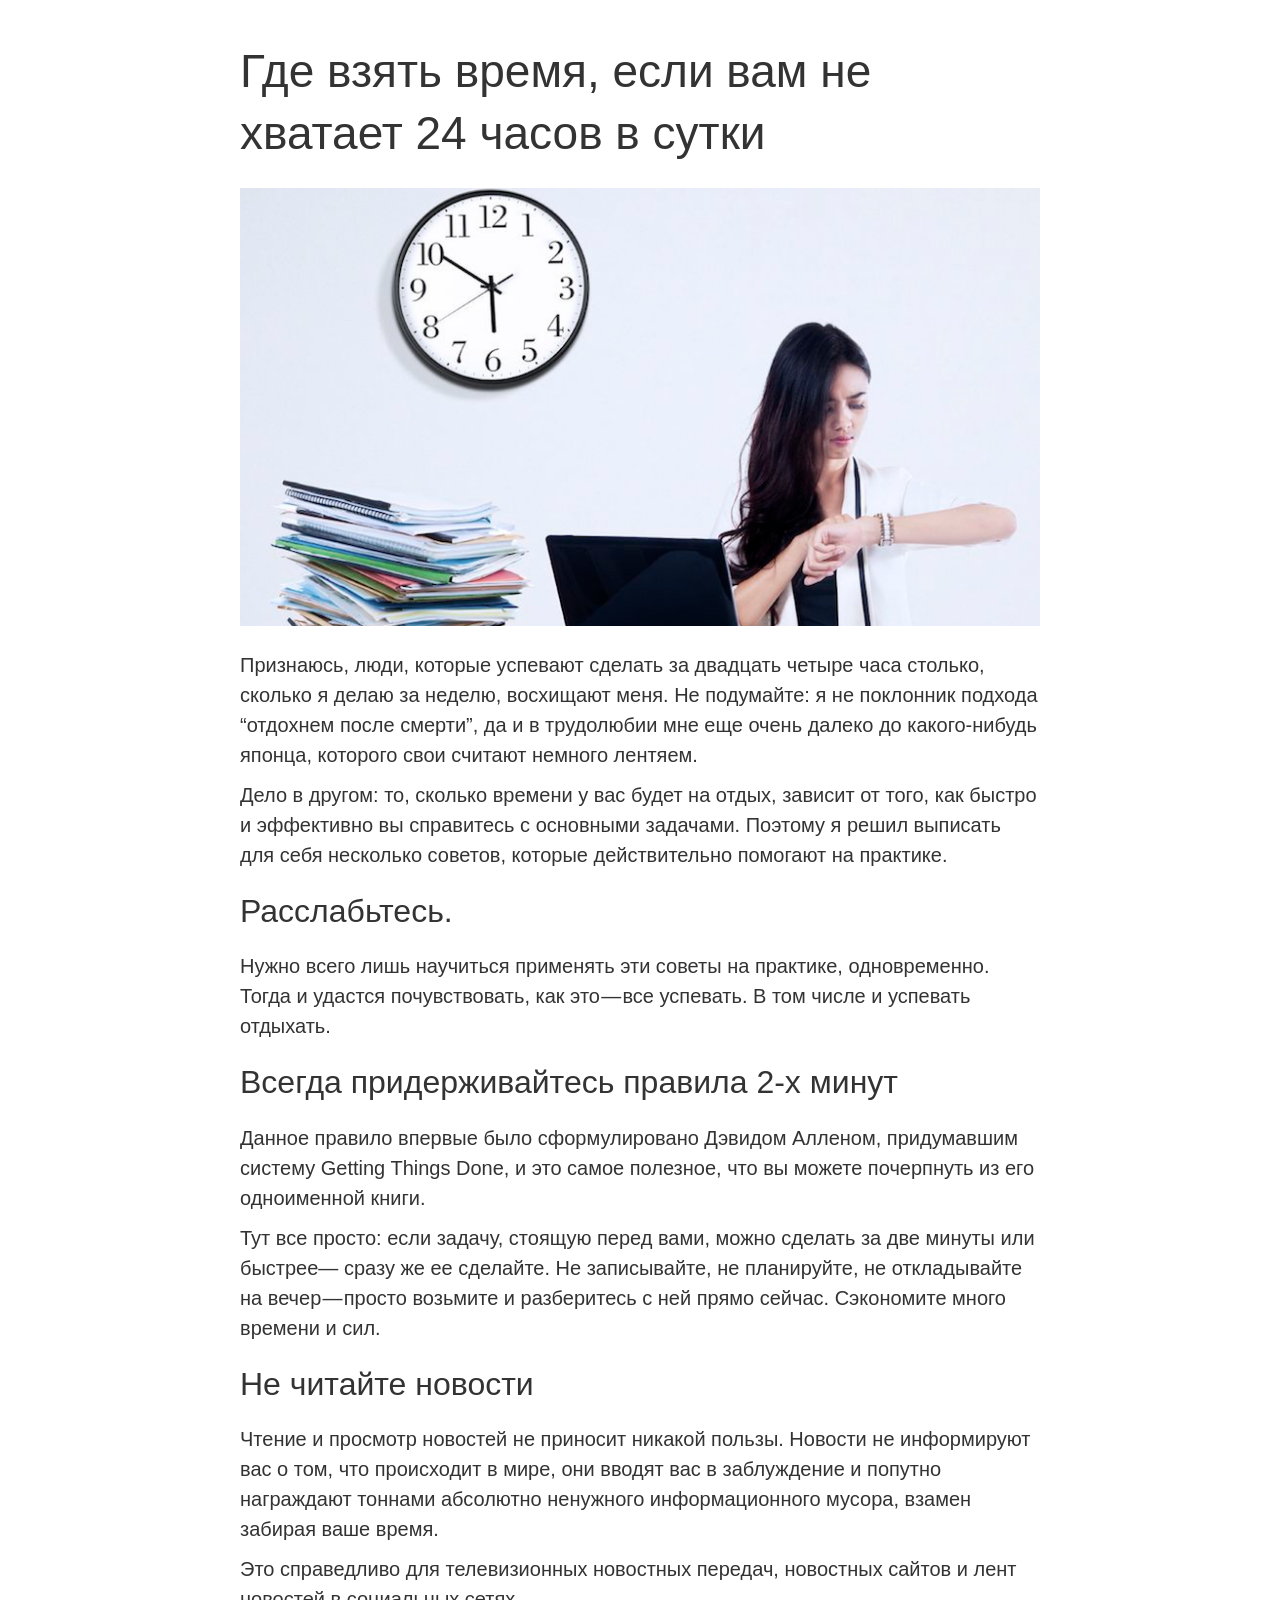
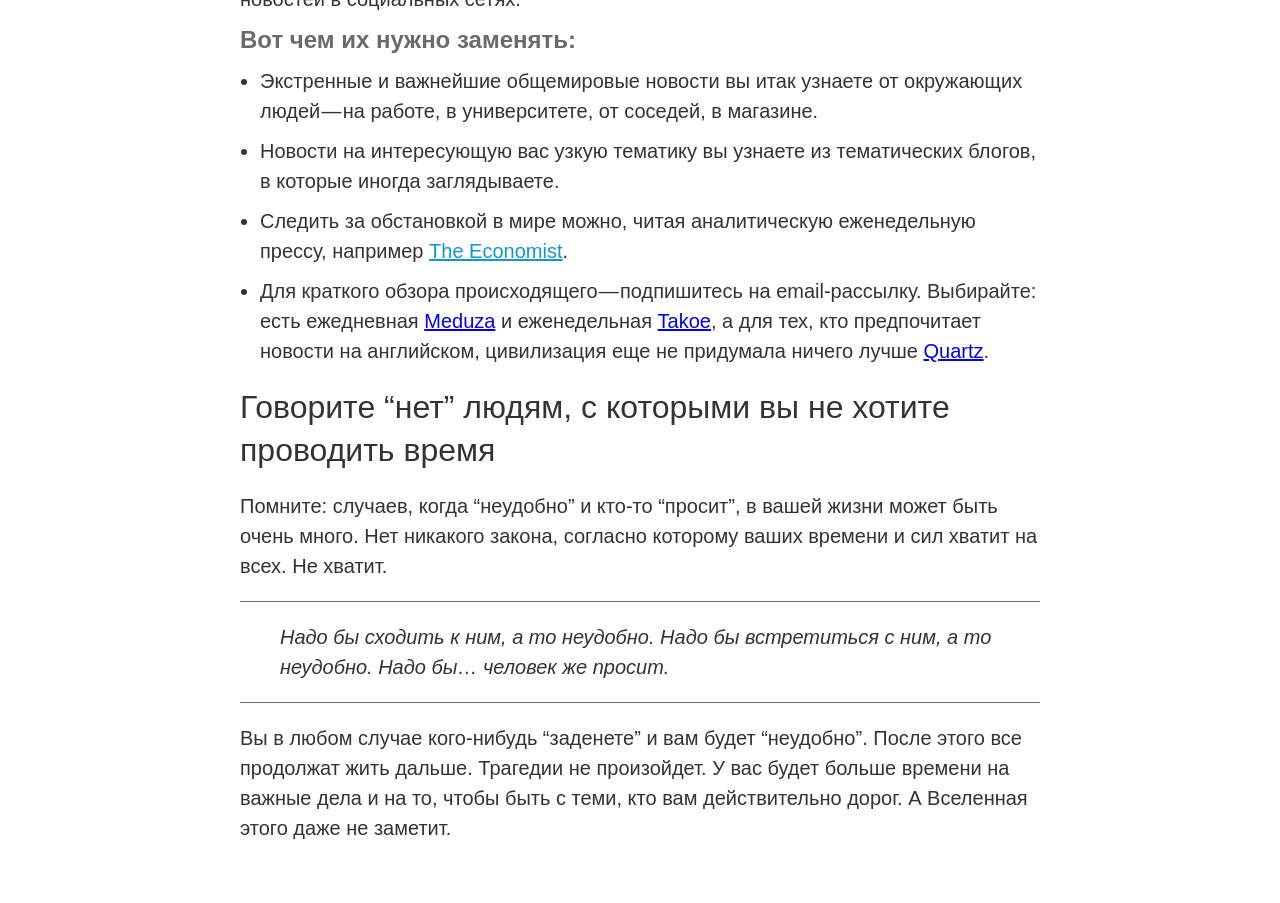
<file: 2 task/index.html>
<!DOCTYPE html>
<html>
    <head>
        <meta charset="utf-8">
        <title>Где взять время, если вам не хватает 24 часов в сутки</title>
        <link href="css/style.css" rel="stylesheet">
    </head>
    <body class="article_wrapper">
        <div class="text_section">
            <h1 class="main_title">Где взять время, если вам не хватает 24 часов в сутки</h1>
            <img src="images/work.png" alt="Работа и время" class="article_photo">
            <p class="text">
                Признаюсь, люди, которые успевают сделать за двадцать четыре часа столько, сколько я делаю за неделю, восхищают меня. Не подумайте: я не поклонник подхода “отдохнем после смерти”, да и в трудолюбии мне еще очень далеко до какого-нибудь японца, которого свои считают немного лентяем.
            </p>
            <p class="text">
                Дело в другом: то, сколько времени у вас будет на отдых, зависит от того, как быстро и эффективно вы справитесь с основными задачами. Поэтому я решил выписать для себя несколько советов, которые действительно помогают на практике.
            </p>
        </div>

        <div class="text_section">
            <h2 class="paragraph_title">Расслабьтесь.</h2>
            <p class="text">
                Нужно всего лишь научиться применять эти советы на практике, одновременно. Тогда и удастся почувствовать, как это — все успевать. В том числе и успевать отдыхать.
            </p>
        </div>

        <div class="text_section">
            <h2 class="paragraph_title">Всегда придерживайтесь правила 2-х минут</h2>
            <p class="text">
                Данное правило впервые было сформулировано Дэвидом Алленом, придумавшим систему Getting Things Done, и это самое полезное, что вы можете почерпнуть из его одноименной книги.
            </p>
            <p class="text">
                Тут все просто: если задачу, стоящую перед вами, можно сделать за две минуты или быстрее— сразу же ее сделайте. Не записывайте, не планируйте, не откладывайте на вечер — просто возьмите и разберитесь с ней прямо сейчас. Сэкономите много времени и сил.
            </p>
        </div>

        <div class="text_section">
            <h2 class="paragraph_title">Не читайте новости</h2>
            <p class="text">
                Чтение и просмотр новостей не приносит никакой пользы. Новости не информируют вас о том, что происходит в мире, они вводят вас в заблуждение и попутно награждают тоннами абсолютно ненужного информационного мусора, взамен забирая ваше время.
            </p>
            <p class="text">
                Это справедливо для телевизионных новостных передач, новостных сайтов и лент новостей в социальных сетях.
            </p>
            
            <h3 class="list_title">Вот чем их нужно заменять:</h3>
            <ul class="list">
                <li class="list_item">
                    Экстренные и важнейшие общемировые новости вы итак узнаете от окружающих людей — на работе, в университете, от соседей, в магазине.
                </li>
                <li class="list_item">
                    Новости на интересующую вас узкую тематику вы узнаете из тематических блогов, в которые иногда заглядываете.
                </li>
                <li class="list_item">
                    Следить за обстановкой в мире можно, читая аналитическую еженедельную прессу, например <a href="https://www.economist.com/" class="link">The Economist</a>.
                </li>
                <li class="list_item">
                    Для краткого обзора происходящего — подпишитесь на email-рассылку. Выбирайте: есть ежедневная <a href="https://meduza.io/">Meduza</a> и еженедельная <a href="http://takoe.co/">Takoe</a>, а для тех, кто предпочитает новости на английском, цивилизация еще не придумала ничего лучше <a href="https://qz.com/emails/daily-brief/">Quartz</a>.
                </li>
            </ul>
        </div>

        <div class="text_section">
            <h2 class="paragraph_title">Говорите “нет” людям, с которыми вы не хотите проводить время</h2>
            <p class="text">
                Помните: случаев, когда “неудобно” и кто-то “просит”, в вашей жизни может быть очень много. Нет никакого закона, согласно которому ваших времени и сил хватит на всех. Не хватит.
            </p>
            <blockquote class="quote">
                Надо бы сходить к ним, а то неудобно. Надо бы встретиться с ним, а то неудобно. Надо бы… человек же просит.
            </blockquote>
            <p class="text">
                Вы в любом случае кого-нибудь “заденете” и вам будет “неудобно”. После этого все продолжат жить дальше. Трагедии не произойдет. У вас будет больше времени на важные дела и на то, чтобы быть с теми, кто вам действительно дорог. А Вселенная этого даже не заметит.
            </p>
        </div>
    </body>
</html>
</file>
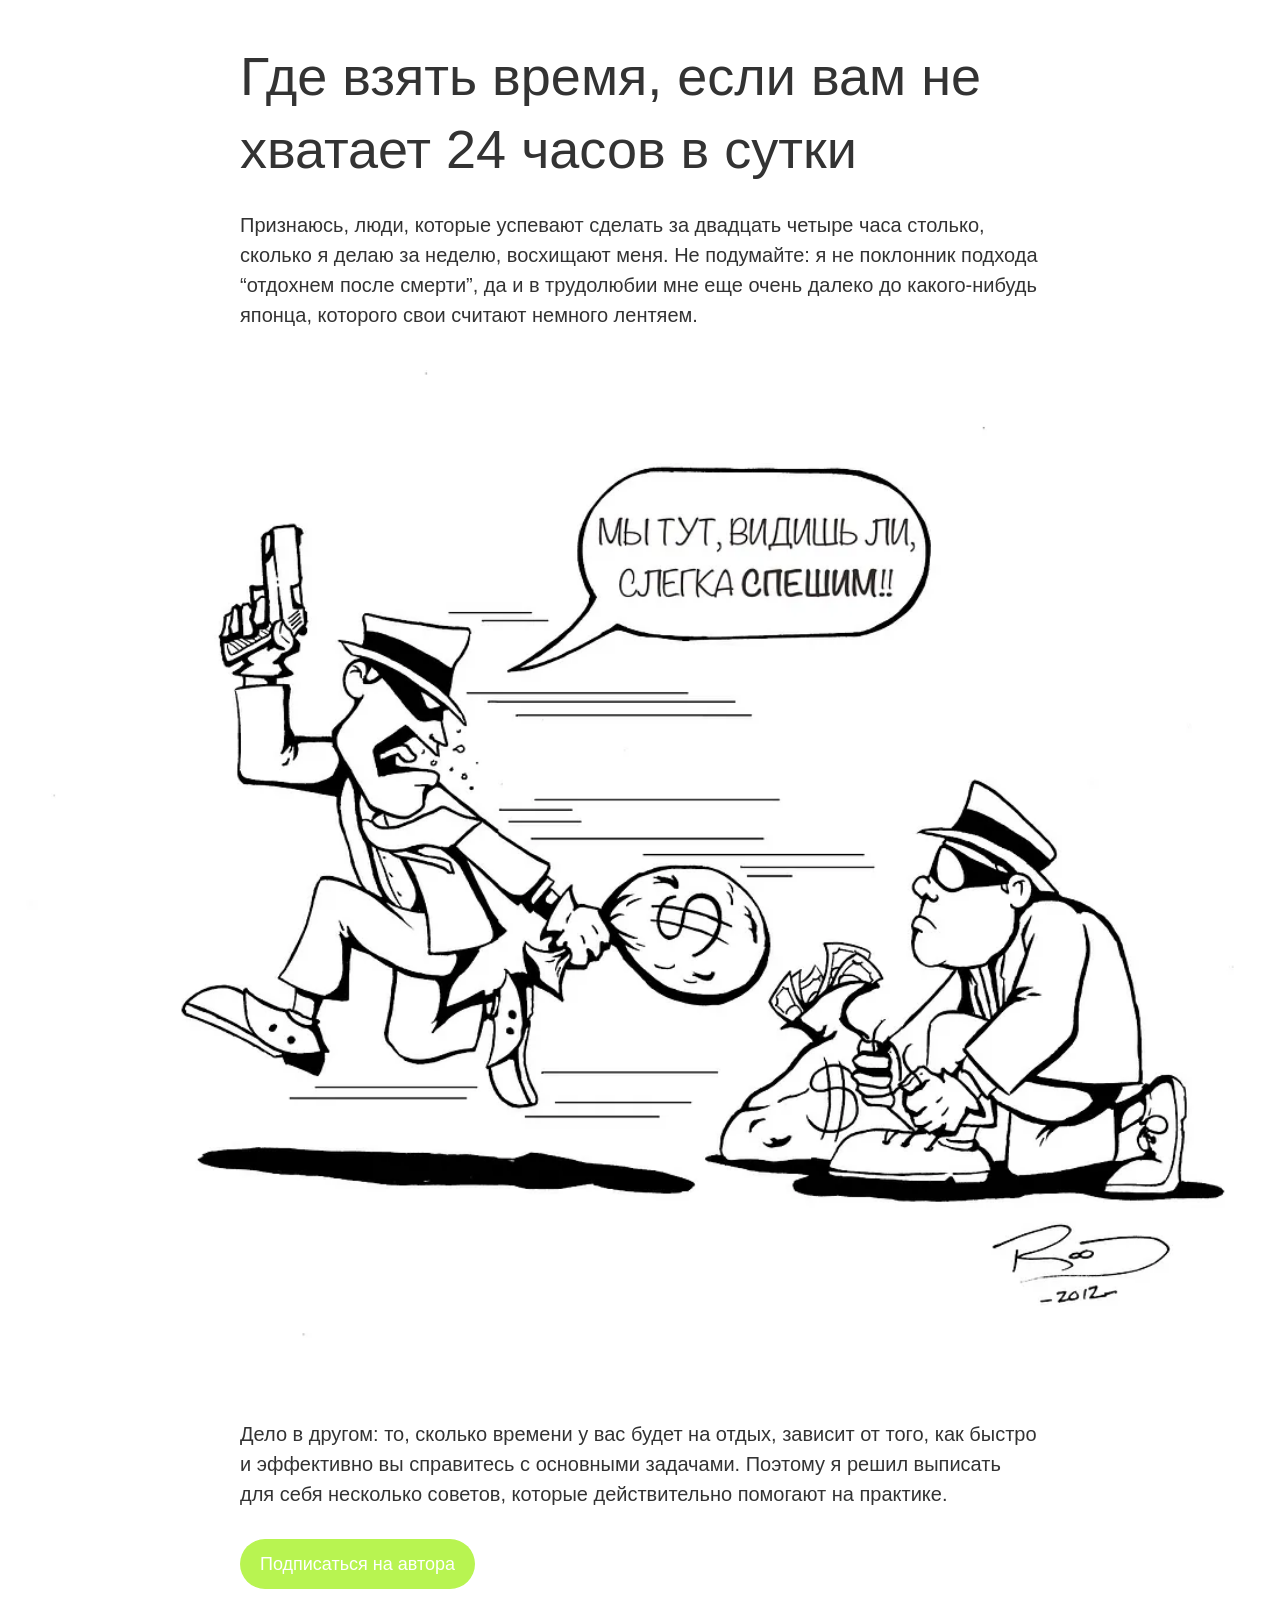
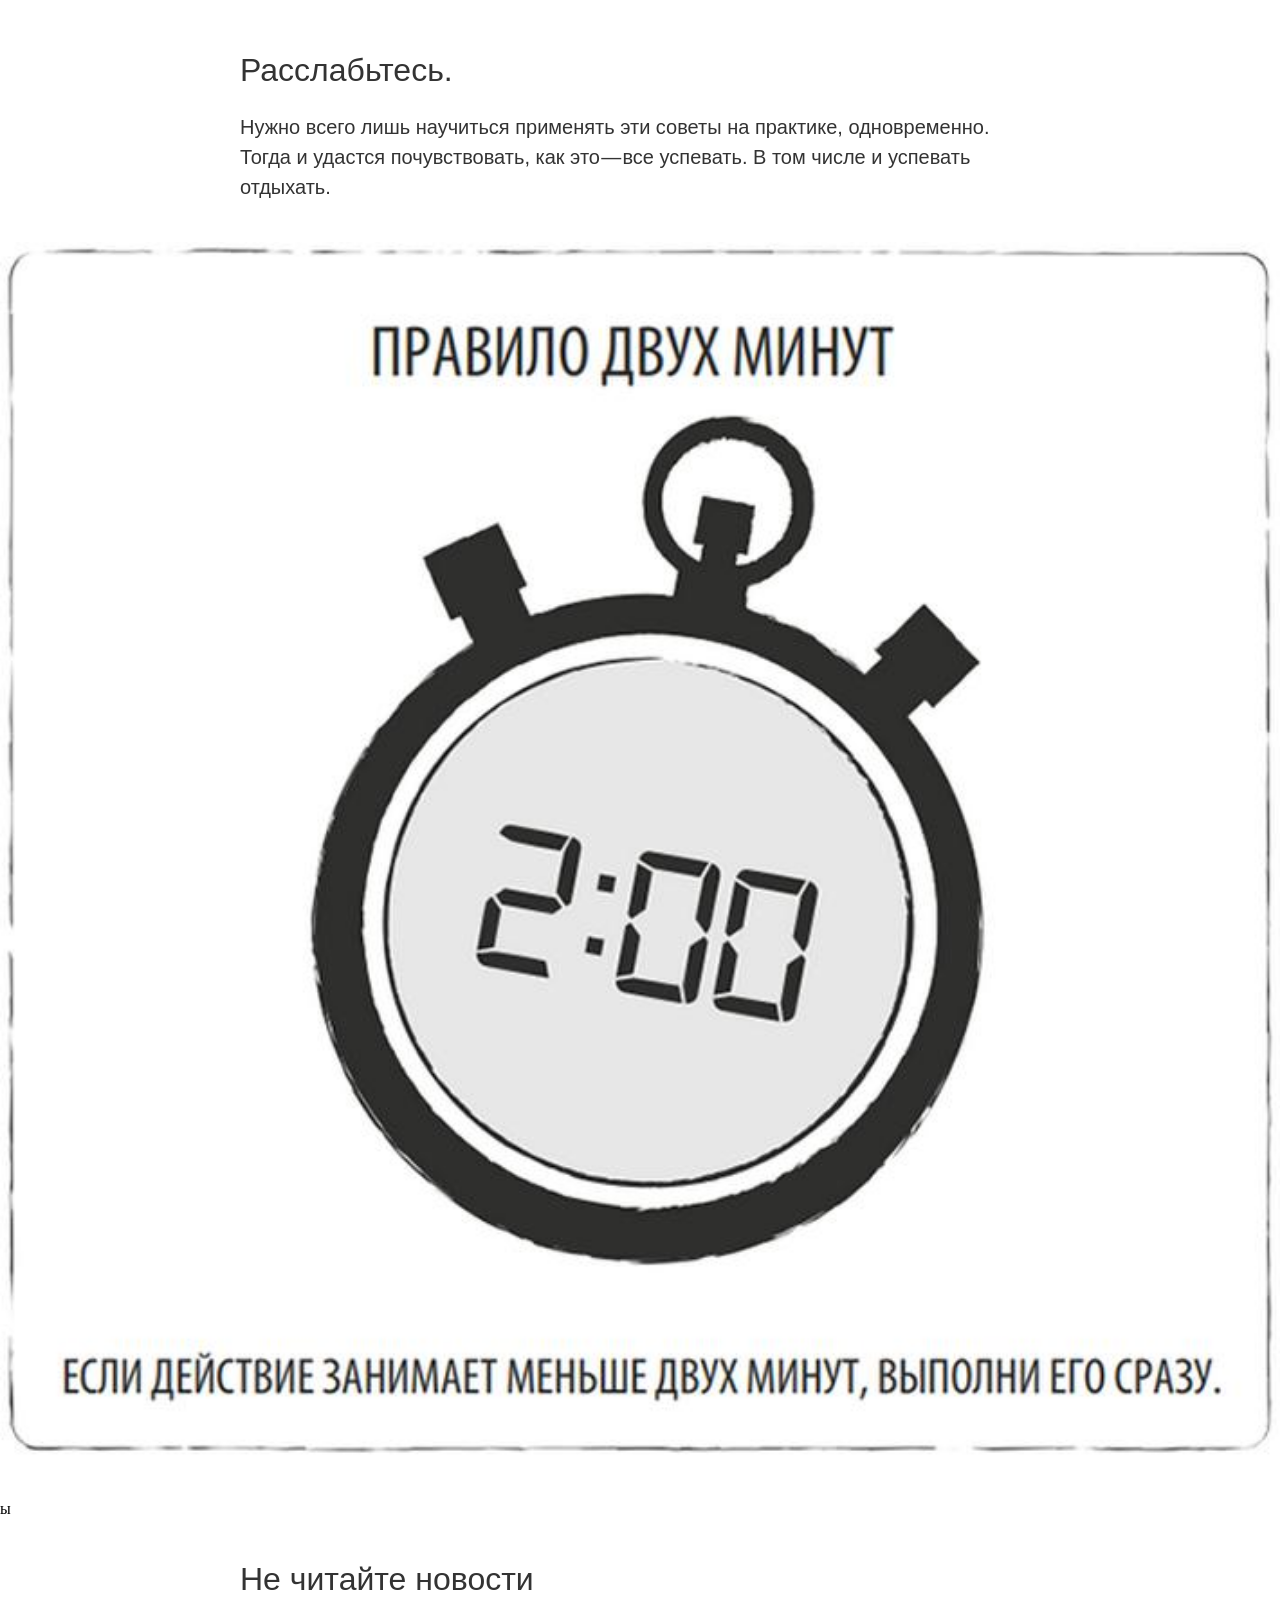
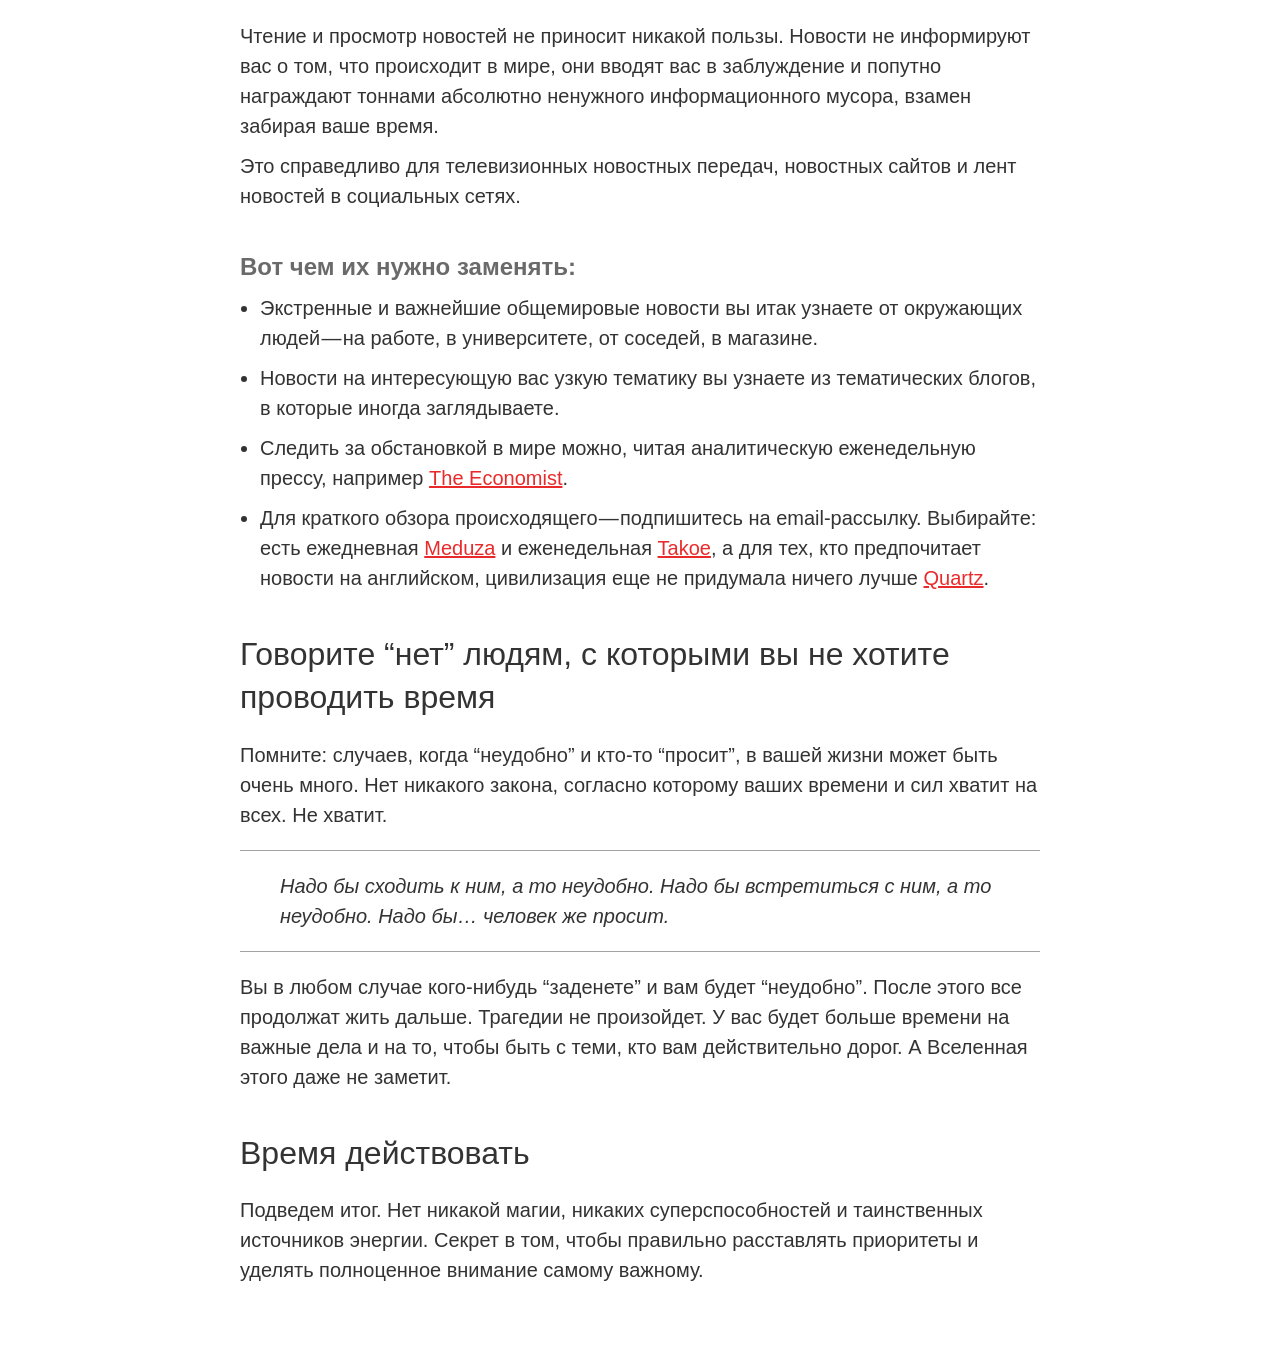
<file: 3 task/index.html>
<!DOCTYPE html>
<html>
    <head>
        <meta charset="utf-8">
        <title>Где взять время, если вам не хватает 24 часов в сутки</title>
        <link href="css/style.css" rel="stylesheet">
    </head>
    <body class="article_wrapper">
        <div class="text_section">
            <h1 class="main_title">Где взять время, если вам не хватает 24 часов в сутки</h1>
            <p class="text">
                Признаюсь, люди, которые успевают сделать за двадцать четыре часа столько, сколько я делаю за неделю, восхищают меня. Не подумайте: я не поклонник подхода “отдохнем после смерти”, да и в трудолюбии мне еще очень далеко до какого-нибудь японца, которого свои считают немного лентяем.
            </p>
        </div>
        <img src="images/vor.jpg"  class="full_screen_photo">
        <div class="text_section">
            <p class="text">
                Дело в другом: то, сколько времени у вас будет на отдых, зависит от того, как быстро и эффективно вы справитесь с основными задачами. Поэтому я решил выписать для себя несколько советов, которые действительно помогают на практике.
            </p>
            <button class="article_button">
                Подписаться на автора
            </button>
        </div>

        <div class="text_section">
            <h2 class="paragraph_title">Расслабьтесь.</h2>
            <p class="text">
                Нужно всего лишь научиться применять эти советы на практике, одновременно. Тогда и удастся почувствовать, как это — все успевать. В том числе и успевать отдыхать.
            </p>
        </div>

       
    <img src="images/clock.jpg"  class="full_screen_photo">ы



        <div class="text_section">
            <h2 class="paragraph_title">Не читайте новости</h2>
            <p class="text">
                Чтение и просмотр новостей не приносит никакой пользы. Новости не информируют вас о том, что происходит в мире, они вводят вас в заблуждение и попутно награждают тоннами абсолютно ненужного информационного мусора, взамен забирая ваше время.
            </p>
            <p class="text">
                Это справедливо для телевизионных новостных передач, новостных сайтов и лент новостей в социальных сетях.
            </p>
            
            <h3 class="list_title">Вот чем их нужно заменять:</h3>
            <ul class="list">
                <li class="list_item">
                    Экстренные и важнейшие общемировые новости вы итак узнаете от окружающих людей — на работе, в университете, от соседей, в магазине.
                </li>
                <li class="list_item">
                    Новости на интересующую вас узкую тематику вы узнаете из тематических блогов, в которые иногда заглядываете.
                </li>
                <li class="list_item">
                    Следить за обстановкой в мире можно, читая аналитическую еженедельную прессу, например <a href="https://www.economist.com/" class="link">The Economist</a>.
                </li>
                <li class="list_item">
                    Для краткого обзора происходящего — подпишитесь на email-рассылку. Выбирайте: есть ежедневная <a href="https://meduza.io/">Meduza</a> и еженедельная <a href="http://takoe.co/">Takoe</a>, а для тех, кто предпочитает новости на английском, цивилизация еще не придумала ничего лучше <a href="https://qz.com/emails/daily-brief/">Quartz</a>.
                </li>
            </ul>
        </div>



        <div class="text_section">
            <h2 class="paragraph_title">Говорите “нет” людям, с которыми вы не хотите проводить время</h2>
            <p class="text">
                Помните: случаев, когда “неудобно” и кто-то “просит”, в вашей жизни может быть очень много. Нет никакого закона, согласно которому ваших времени и сил хватит на всех. Не хватит.
            </p>
            <blockquote class="quote">
                Надо бы сходить к ним, а то неудобно. Надо бы встретиться с ним, а то неудобно. Надо бы… человек же просит.
            </blockquote>
            <p class="text">
                Вы в любом случае кого-нибудь “заденете” и вам будет “неудобно”. После этого все продолжат жить дальше. Трагедии не произойдет. У вас будет больше времени на важные дела и на то, чтобы быть с теми, кто вам действительно дорог. А Вселенная этого даже не заметит.
            </p>
        </div>
        <div class="text_section">
            <h2 class="paragraph_title">
                Время действовать
            </h2>
            <p class="text">
                Подведем итог. Нет никакой магии, никаких суперспособностей и таинственных источников энергии. Секрет в том, чтобы правильно расставлять приоритеты и уделять полноценное внимание самому важному.
            </p>
        </div>
    </body>
</html>
</file>
<file: 2 task/css/style.css>
*
{
    padding: 0;
    margin: 0;
}

.article_wrapper
{
    padding: 40px 0;
}

.text_section
{
    margin: 0 auto 20px;
    max-width: 800px;
}

.text,
.list,
.quote
{
    font-family: 'Georgia', sans-serif;
    color: #333;
    line-height: 1.5;
    font-size: 20px;
}

.main_title,
.paragraph_title,
.list_title
{
    font-family: 'Arial', sans-serif;
    color: #333;
    line-height: 1.35;
}

.main_title
{
    font-size: 46px;
    margin: 0 0 24px;
    font-weight: normal;
}

.paragraph_title
{
    font-size: 32px;
    margin: 0 0 18px;
    font-weight: normal;
}

.list_title
{
    font-size: 24px;
    color: #6a6a6a;
    margin: 0 0 10px;
    font-weight: bold;
}

.text
{
    margin: 0 0 10px;
}

.list
{
    padding-left: 20px;
}

.list_item
{
    margin-bottom: 10px;
}

.quote
{
    margin: 20px 0;
    padding: 20px 40px;
    font-style: italic;
    border-top: 1px solid #6a6a6a;
    border-bottom: 1px solid #6a6a6a;
}

.article_photo
{
    margin-bottom: 20px;
    max-width: 100%;
}

.link
{
    color: #1397ce;
}

.link:hover
{
    color: #0c749f;
}
</file>
<file: 3 task/css/style.css>
*
{
    padding: 0;
    margin: 0;
}

.article_wrapper
{
    padding: 40px 0;
}

.text_section
{
    margin: 0 auto 20px;
    max-width: 800px;
}

.text,
.list,
.quote
{
    font-family: 'Georgia', sans-serif;
    color: #333;
    line-height: 1.5;
    font-size: 20px;
}

.main_title,
.paragraph_title,
.list_title,
.article_button
{
    font-family: 'Arial', sans-serif;
    color: #333;
    line-height: 1.35;
}

.main_title
{
    font-size: 54px;
    margin: 0 0 24px;
    font-weight: normal;
}

.paragraph_title
{
    font-size: 32px;
    margin: 40px 0 20px;
    font-weight: normal;
}

.list_title
{
    font-size: 24px;
    color: #6a6a6a;
    margin: 40px 0 10px;
    font-weight: bold;
}

.text
{
    margin: 0 0 10px;
}

.list
{
    padding-left: 20px;
}

.list_item
{
    margin-bottom: 10px;
}

.quote
{
    margin: 20px 0;
    padding: 20px 40px;
    font-style: italic;
    border-top: 1px solid #a2a2a2;
    border-bottom: 1px solid #a2a2a2;
}

.article_photo
{
    margin-bottom: 20px;
    max-width: 100%;
}

.link,
a,
a:visited
{
    color: #ea2a2a;
}

.link:hover
{
    color: #bf0808;
}

.full_screen_photo
{
    margin: 20px 0 40px;
    width: 100%;
}

.article_button
{
    display: inline-block;
    padding: 5px 20px;
    border-radius: 30px;
    line-height: 40px;
    color: #fff;
    background-color: #b8f451;
    box-shadow: none;
    border: none;
    font-size: 18px;
    margin: 20px 0;
    cursor: pointer;
    outline: none;
}
.article_buttonL:hover{
    background-color: #5a8b05 ;
}
.text{
  

}
</file>
